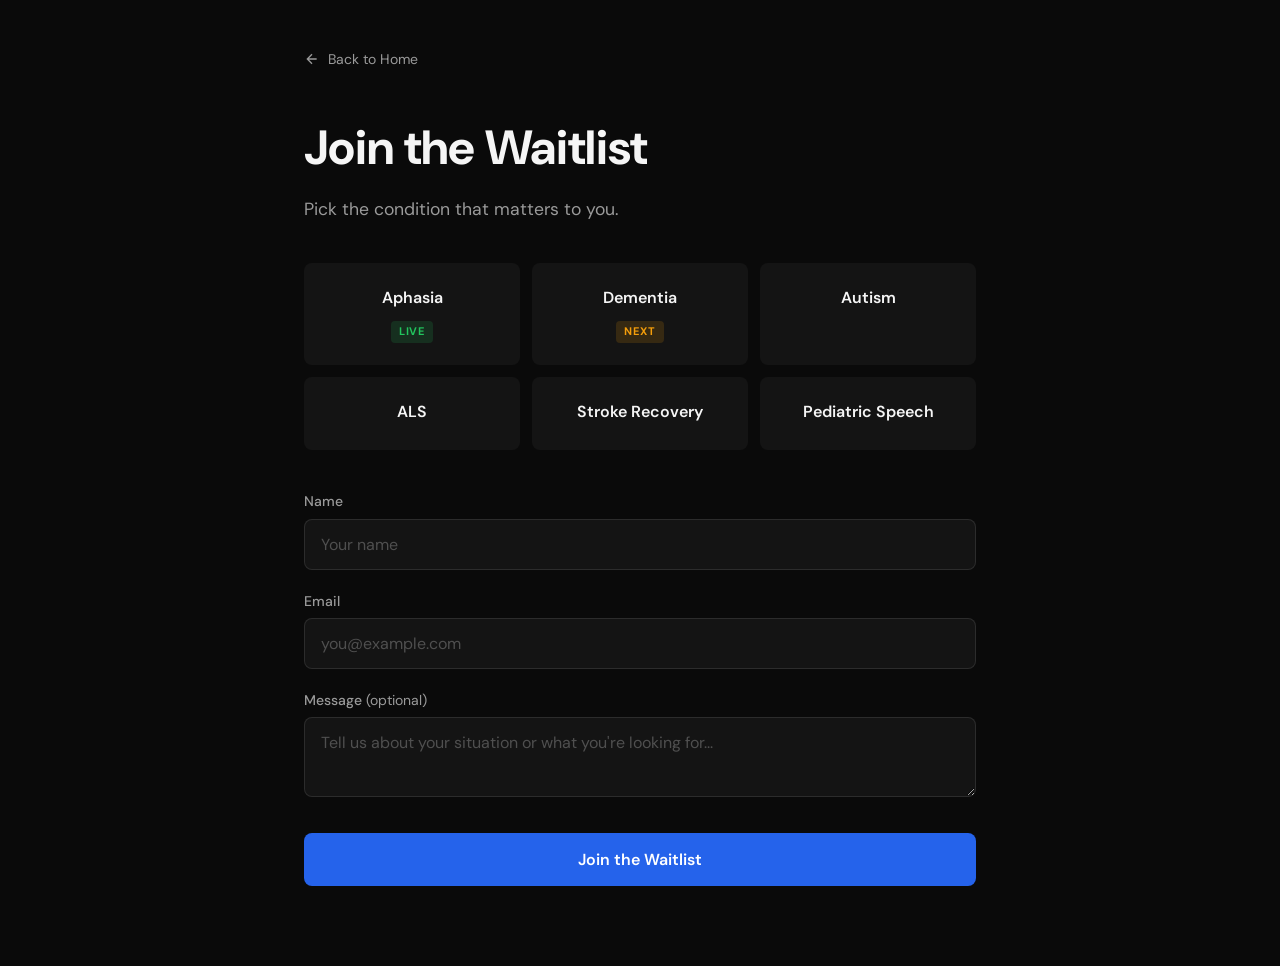
<file: waitlist.html>
<!DOCTYPE html>
<html lang="en">
<head>
  <meta charset="UTF-8">
  <meta name="viewport" content="width=device-width, initial-scale=1.0">
  <title>Join the Waitlist — Disability Driven</title>
  <meta name="description" content="Join the Disability Driven waitlist. Pick the condition that matters to you.">
  <meta property="og:title" content="Join the Waitlist — Disability Driven">
  <meta property="og:description" content="AI-powered recovery tools for every disability. Sign up for early access.">
  <link rel="preconnect" href="https://fonts.googleapis.com">
  <link rel="preconnect" href="https://fonts.gstatic.com" crossorigin>
  <link href="https://fonts.googleapis.com/css2?family=DM+Sans:ital,opsz,wght@0,9..40,300;0,9..40,400;0,9..40,500;0,9..40,600;0,9..40,700;1,9..40,400&display=swap" rel="stylesheet">
  <style>
    *, *::before, *::after { margin: 0; padding: 0; box-sizing: border-box; }

    :root {
      --bg: #0A0A0A;
      --bg-card: #141414;
      --bg-card-hover: #1A1A1A;
      --text: #F5F5F5;
      --text-muted: #9A9A9A;
      --accent: #2563EB;
      --accent-light: #3B82F6;
      --accent-glow: rgba(37, 99, 235, 0.2);
      --live-green: #22C55E;
      --next-amber: #F59E0B;
      --radius: 16px;
      --radius-sm: 8px;
      --font: 'DM Sans', -apple-system, BlinkMacSystemFont, sans-serif;
    }

    html { scroll-behavior: smooth; -webkit-font-smoothing: antialiased; }
    body { font-family: var(--font); background: var(--bg); color: var(--text); line-height: 1.6; min-height: 100vh; }

    .page { max-width: 720px; margin: 0 auto; padding: 48px 24px 80px; }

    .back-link {
      display: inline-flex; align-items: center; gap: 8px;
      color: var(--text-muted); text-decoration: none; font-size: 14px;
      margin-bottom: 40px; transition: color 0.2s;
    }
    .back-link:hover { color: var(--text); }
    .back-link svg { width: 16px; height: 16px; }

    h1 { font-size: clamp(2rem, 5vw, 3rem); font-weight: 700; margin-bottom: 8px; }
    .subtitle { color: var(--text-muted); font-size: 1.1rem; margin-bottom: 40px; }

    /* Condition cards */
    .conditions { display: grid; grid-template-columns: repeat(auto-fill, minmax(200px, 1fr)); gap: 12px; margin-bottom: 40px; }

    .condition-card {
      background: var(--bg-card); border: 2px solid transparent; border-radius: var(--radius-sm);
      padding: 20px 16px; cursor: pointer; transition: all 0.2s; position: relative; text-align: center;
    }
    .condition-card:hover { background: var(--bg-card-hover); border-color: rgba(255,255,255,0.1); }
    .condition-card.selected { border-color: var(--accent); background: var(--accent-glow); }
    .condition-card .name { font-weight: 600; font-size: 1rem; margin-bottom: 4px; }
    .condition-card .badge {
      display: inline-block; font-size: 11px; font-weight: 700; text-transform: uppercase;
      letter-spacing: 0.08em; padding: 2px 8px; border-radius: 4px; margin-top: 6px;
    }
    .badge-live { background: rgba(34, 197, 94, 0.15); color: var(--live-green); }
    .badge-next { background: rgba(245, 158, 11, 0.15); color: var(--next-amber); }

    /* Form */
    .form-group { margin-bottom: 20px; }
    .form-group label { display: block; font-size: 14px; font-weight: 500; color: var(--text-muted); margin-bottom: 6px; }
    .form-group input, .form-group textarea {
      width: 100%; background: var(--bg-card); border: 1px solid rgba(255,255,255,0.1);
      border-radius: var(--radius-sm); padding: 14px 16px; color: var(--text);
      font-family: var(--font); font-size: 16px; outline: none; transition: border-color 0.2s;
    }
    .form-group input:focus, .form-group textarea:focus { border-color: var(--accent); }
    .form-group textarea { resize: vertical; min-height: 80px; }
    .form-group input::placeholder, .form-group textarea::placeholder { color: rgba(255,255,255,0.25); }

    .submit-btn {
      width: 100%; padding: 16px; background: var(--accent); color: white; border: none;
      border-radius: var(--radius-sm); font-family: var(--font); font-size: 1rem; font-weight: 600;
      cursor: pointer; transition: all 0.2s; margin-top: 8px;
    }
    .submit-btn:hover:not(:disabled) { background: var(--accent-light); }
    .submit-btn:disabled { opacity: 0.5; cursor: not-allowed; }

    .error-msg { color: #EF4444; font-size: 14px; margin-top: 8px; }

    /* Success state */
    .success-state {
      display: none; text-align: center; padding: 60px 20px;
    }
    .success-state.visible { display: block; }
    .success-check {
      width: 80px; height: 80px; margin: 0 auto 24px; background: rgba(34, 197, 94, 0.15);
      border-radius: 50%; display: flex; align-items: center; justify-content: center;
    }
    .success-check svg { width: 40px; height: 40px; color: var(--live-green); }
    .success-state h2 { font-size: 2rem; font-weight: 700; margin-bottom: 8px; }
    .success-state p { color: var(--text-muted); font-size: 1.05rem; }

    .form-area { transition: opacity 0.3s; }
    .form-area.hidden { display: none; }
  </style>
</head>
<body>
  <div class="page">
    <a href="/" class="back-link">
      <svg viewBox="0 0 24 24" fill="none" stroke="currentColor" stroke-width="2"><path d="M19 12H5M12 19l-7-7 7-7"/></svg>
      Back to Home
    </a>

    <div class="form-area" id="formArea">
      <h1>Join the Waitlist</h1>
      <p class="subtitle">Pick the condition that matters to you.</p>

      <div class="conditions" id="conditions">
        <div class="condition-card" data-condition="Aphasia">
          <div class="name">Aphasia</div>
          <span class="badge badge-live">Live</span>
        </div>
        <div class="condition-card" data-condition="Dementia">
          <div class="name">Dementia</div>
          <span class="badge badge-next">Next</span>
        </div>
        <div class="condition-card" data-condition="Autism">
          <div class="name">Autism</div>
        </div>
        <div class="condition-card" data-condition="ALS">
          <div class="name">ALS</div>
        </div>
        <div class="condition-card" data-condition="Stroke Recovery">
          <div class="name">Stroke Recovery</div>
        </div>
        <div class="condition-card" data-condition="Pediatric Speech">
          <div class="name">Pediatric Speech</div>
        </div>
      </div>

      <form id="waitlistForm" autocomplete="on">
        <div class="form-group">
          <label for="name">Name</label>
          <input type="text" id="name" name="name" placeholder="Your name" required autocomplete="name">
        </div>
        <div class="form-group">
          <label for="email">Email</label>
          <input type="email" id="email" name="email" placeholder="you@example.com" required autocomplete="email">
        </div>
        <div class="form-group">
          <label for="message">Message <span style="color: var(--text-muted); font-weight: 400;">(optional)</span></label>
          <textarea id="message" name="message" placeholder="Tell us about your situation or what you're looking for..."></textarea>
        </div>
        <button type="submit" class="submit-btn" id="submitBtn">Join the Waitlist</button>
        <div class="error-msg" id="errorMsg" hidden></div>
      </form>
    </div>

    <div class="success-state" id="successState">
      <div class="success-check">
        <svg viewBox="0 0 24 24" fill="none" stroke="currentColor" stroke-width="2.5" stroke-linecap="round" stroke-linejoin="round">
          <polyline points="20 6 9 17 4 12"></polyline>
        </svg>
      </div>
      <h2>You're on the list.</h2>
      <p>We'll reach out when your condition launches.</p>
    </div>
  </div>

  <script>
    const SUPABASE_URL = 'https://zgdjxqaainynovabvprb.supabase.co';
    const SUPABASE_ANON_KEY = 'eyJhbGciOiJIUzI1NiIsInR5cCI6IkpXVCJ9.eyJpc3MiOiJzdXBhYmFzZSIsInJlZiI6InpnZGp4cWFhaW55bm92YWJ2cHJiIiwicm9sZSI6ImFub24iLCJpYXQiOjE3NDY4MTM4MjcsImV4cCI6MjA2MjM4OTgyN30.nm6e9Ojlwf_PwrcngGWEzaRbZB1eMazlEn_xVNCr-Y4';

    let selectedCondition = null;

    // Condition card selection
    document.querySelectorAll('.condition-card').forEach(card => {
      card.addEventListener('click', () => {
        document.querySelectorAll('.condition-card').forEach(c => c.classList.remove('selected'));
        card.classList.add('selected');
        selectedCondition = card.dataset.condition;
      });
    });

    // Form submission
    document.getElementById('waitlistForm').addEventListener('submit', async (e) => {
      e.preventDefault();

      const name = document.getElementById('name').value.trim();
      const email = document.getElementById('email').value.trim();
      const message = document.getElementById('message').value.trim();
      const errorMsg = document.getElementById('errorMsg');
      const submitBtn = document.getElementById('submitBtn');

      errorMsg.hidden = true;

      if (!name || !email) {
        errorMsg.textContent = 'Please fill in your name and email.';
        errorMsg.hidden = false;
        return;
      }

      submitBtn.disabled = true;
      submitBtn.textContent = 'Submitting...';

      try {
        const res = await fetch(`${SUPABASE_URL}/rest/v1/waitlist`, {
          method: 'POST',
          headers: {
            'Content-Type': 'application/json',
            'apikey': SUPABASE_ANON_KEY,
            'Authorization': `Bearer ${SUPABASE_ANON_KEY}`,
            'Prefer': 'return=minimal',
          },
          body: JSON.stringify({
            name,
            email,
            condition: selectedCondition || null,
            message: message || null,
          }),
        });

        if (res.ok || res.status === 409) {
          document.getElementById('formArea').classList.add('hidden');
          document.getElementById('successState').classList.add('visible');
        } else {
          const text = await res.text();
          throw new Error(text || `HTTP ${res.status}`);
        }
      } catch (err) {
        errorMsg.textContent = 'Something went wrong. Please try again.';
        errorMsg.hidden = false;
        submitBtn.disabled = false;
        submitBtn.textContent = 'Join the Waitlist';
        console.error('Waitlist error:', err);
      }
    });
  </script>
</body>
</html>
</file>
